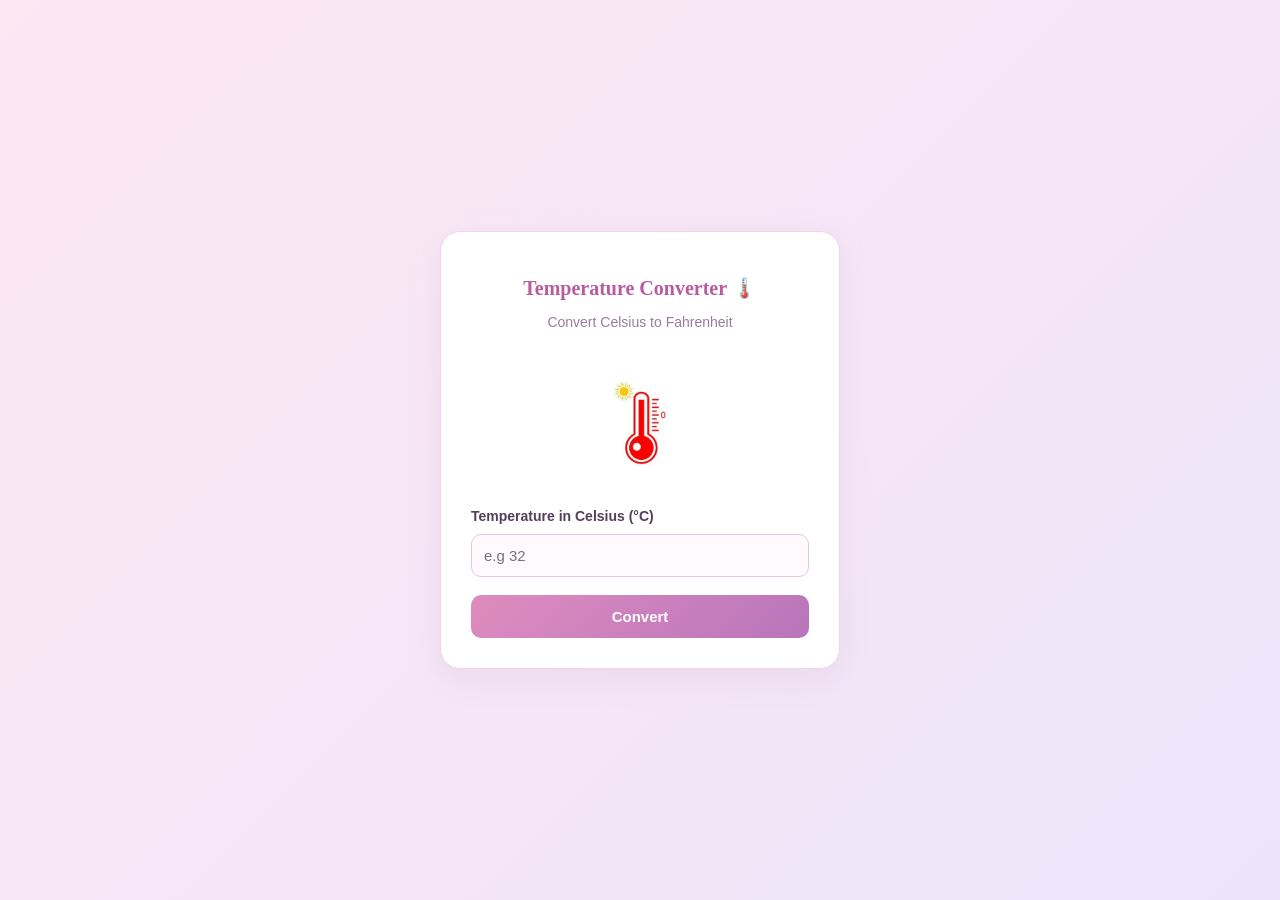
<file: index.html>
<!DOCTYPE html>
<html lang="en">
<head>
    <meta charset="UTF-8">
    <meta name="viewport" content="width=device-width, initial-scale=1.0">
    <title>Celsius to Fahrenheit</title>
    <link rel="stylesheet" href="style.css">
</head>
<body>

    <div class="calculator">
        <h1>Temperature Converter 🌡️</h1>
        <p>Convert Celsius to Fahrenheit</p>

        <div class="calculator-image">
        <img src="Assets/icon_suhu.jpg" alt="Temperature illustration"></div>

        <form id="converter-form">
            <label for="celsius">Temperature in Celsius (°C)</label>

            <input
                type="number"
                id="celsius"
                placeholder="e.g 32"
                step="any"
                required
            >

            <button type="submit">Convert</button>
        </form>

        <div id="result" class="result" hidden>
            <p>Result</p>
            <h2 id="fahrenheit"></h2>
        </div>

    </div>
    <script src="sesi5Lec.js" defer></script>

</body>
</html>
</file>
<file: style.css>
* {
    box-sizing: border-box;
}

body {
    margin: 0;
    min-height: 100vh;
    padding: 20px;

    display: flex;
    justify-content: center;
    align-items: center;

    font-family: Arial, sans-serif;
    background: linear-gradient(135deg, #fce7f3, #eee4fa);
    color: #563d5c;
}

.calculator {
    width: 100%;
    max-width: 400px;
    padding: 30px;

    background: white;
    border: 1px solid #efd5e9;
    border-radius: 20px;
    box-shadow: 0 10px 30px #b98bb522;

    text-align: center;
}

h1 {
    color: #b75c9e;
    font-family: Georgia, serif;
    font-size: 20px;
}

.calculator > p {
    color: #987e9c;
    font-size: 14px;
    margin-bottom: 28px;
}

.calculator-image {
    display: flex;
    justify-content: center;
    margin: 20px 0;
}

.calculator-image img {
    width: 130px;
    height: 130px;
    object-fit: contain;
}

label {
    display: block;
    margin-bottom: 10px;
    text-align: left;
    font-size: 14px;
    font-weight: bold;
}

input {
    width: 100%;
    padding: 12px;

    border: 1px solid #e4c7df;
    border-radius: 10px;
    background: #fffafd;

    font-size: 15px;
}

input:focus {
    outline: none;
    border-color: #c16ca9;
    box-shadow: 0 0 0 3px #c16ca922;
}

button {
    width: 100%;
    margin-top: 18px;
    padding: 13px;

    border: none;
    border-radius: 10px;

    background: linear-gradient(135deg, #df8cbe, #b875bb);
    color: white;

    font-size: 15px;
    font-weight: bold;
    cursor: pointer;
    transition: 0.3s;
}

button:hover {
    transform: translateY(-2px);
    opacity: 0.9;
}

.result {
    margin-top: 24px;
    padding: 18px;

    border: 1px solid #ead3e9;
    border-radius: 12px;
    background: #fcf2fa;
}

.result p {
    margin: 0;
    color: #987e9c;
    font-size: 13px;
}

.result h2 {
    margin: 10px 0 0;
    color: #a84d94;
    font-family: Georgia, serif;
    font-size: 32px;
}
</file>
